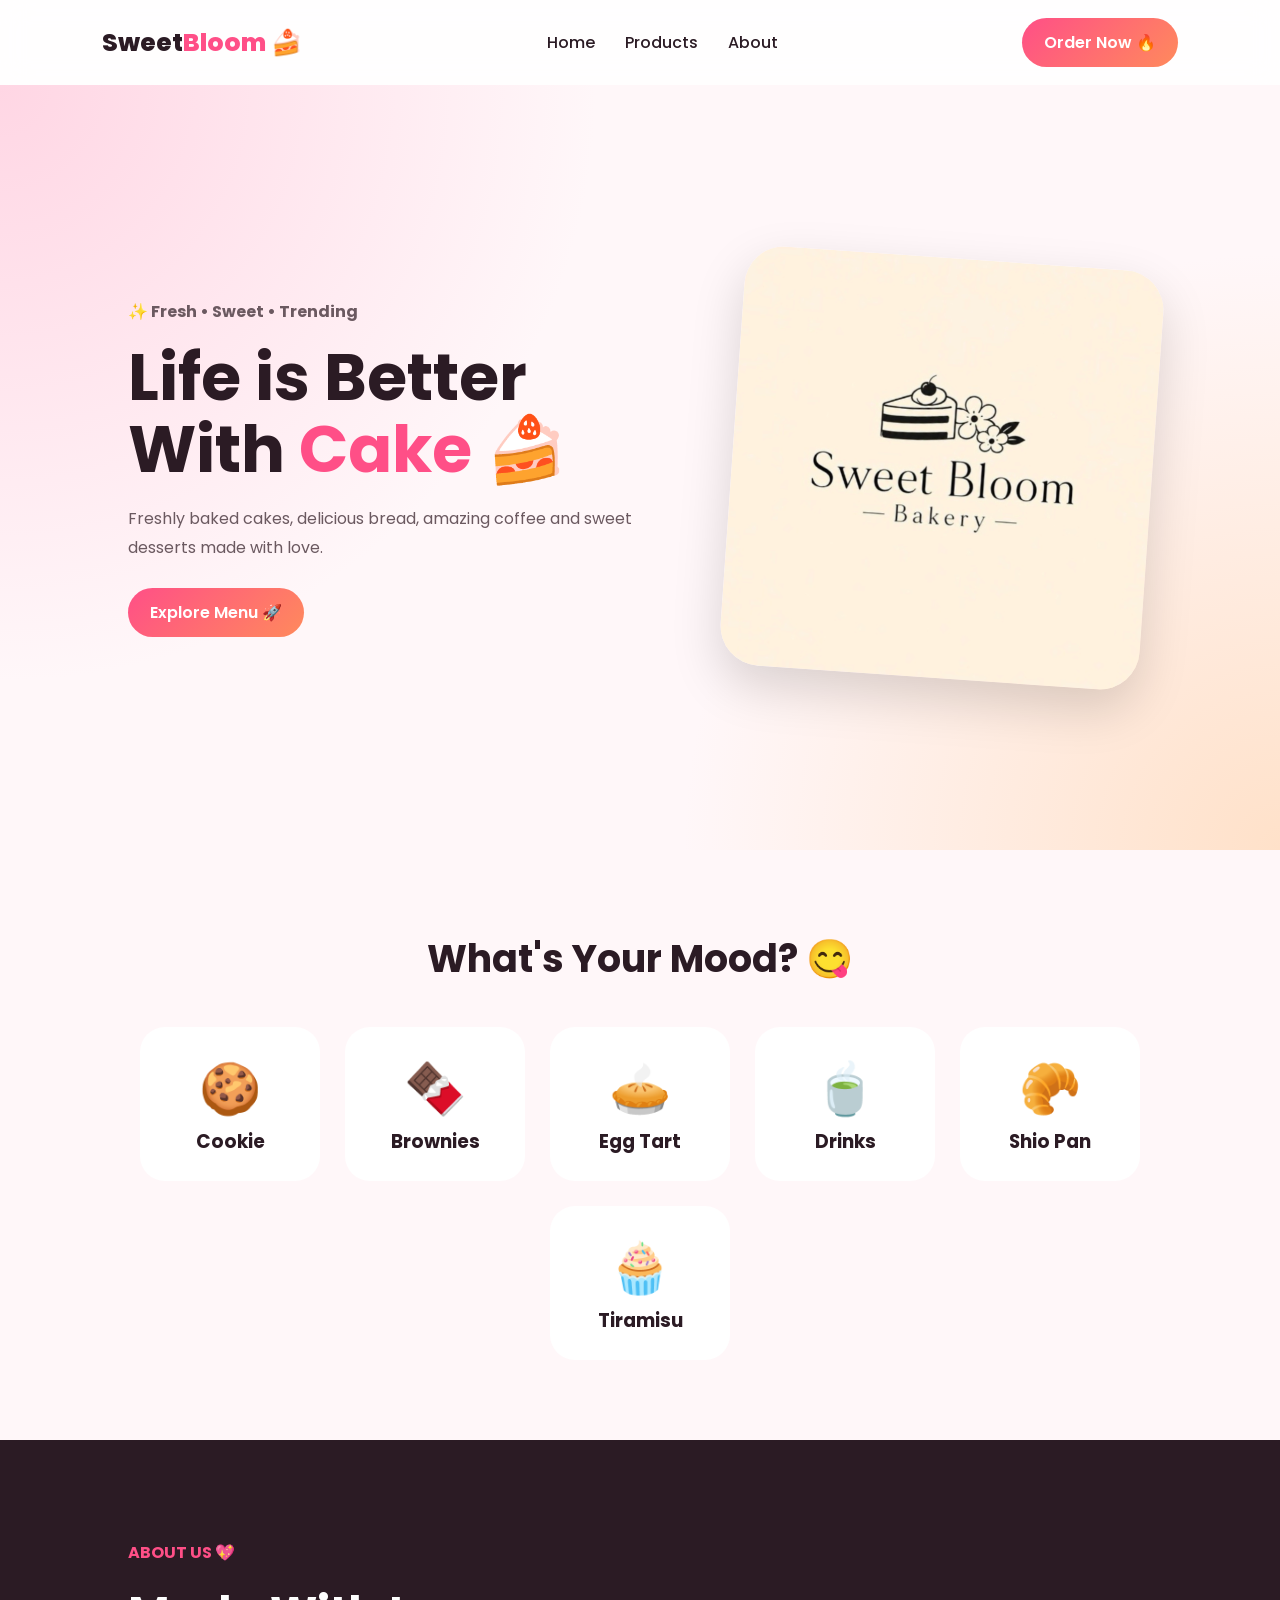
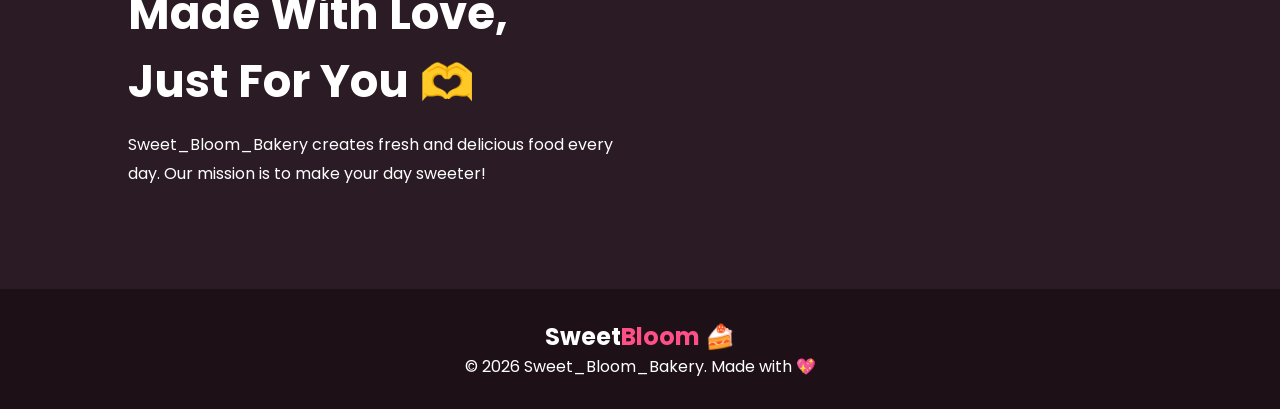
<file: index.html>
<!DOCTYPE html>
<html lang="en">
<head>
    <meta charset="UTF-8">
    <meta name="viewport" content="width=device-width, initial-scale=1.0">
    <title>Sweet_Bloom_Bakery</title>
    <link rel="stylesheet" href="style.css">
</head>

<body>

<nav aria-label="Main navigation">
    <div class="logo">Sweet<span>Bloom</span> 🍰</div>

    <div class="nav-links">
        <a href="index.html">Home</a>
        <a href="product.html">Products</a>
        <a href="#about">About</a>
    </div>

    <a href="product.html" class="btn">Order Now 🔥</a>
</nav>


<section class="hero">

    <div class="hero-text">
        <p class="tag">✨ Fresh • Sweet • Trending</p>

        <h1>Life is Better<br>With <span>Cake 🍰</span></h1>

        <p>
            Freshly baked cakes, delicious bread,
            amazing coffee and sweet desserts made with love.
        </p>

        <br>

        <a href="product.html" class="btn">
            Explore Menu 🚀
        </a>
    </div>


    <div class="hero-image">
        <img src="images/Logo.jpg" alt="Freshly baked chocolate cake">
    </div>

</section>


<section class="categories">

    <h2>What's Your Mood? 😋</h2>

    <div class="category-box">

        <a href="product.html#cookies" class="category">
            <div>🍪</div>
            <h3>Cookie</h3>
        </a>

        <a href="product.html#brownies" class="category">
            <div>🍫</div>
            <h3>Brownies</h3>
        </a>

        <a href="product.html#egg-tart" class="category">
            <div>🥧</div>
            <h3>Egg Tart</h3>
        </a>

        <a href="product.html#drinks" class="category">
            <div>🍵</div>
            <h3>Drinks</h3>
        </a>

        <a href="product.html#shio-pan" class="category">
            <div>🥐</div>
            <h3>Shio Pan</h3>
        </a>

        <a href="product.html#classic-tiramisu" class="category">
            <div>🧁</div>
            <h3>Tiramisu</h3>
        </a>

    </div>

</section>


<section class="about" id="about">

    <div>
        <p class="tag">ABOUT US 💖</p>

        <h2>Made With Love,<br>Just For You 🫶</h2>

        <p>
            Sweet_Bloom_Bakery creates fresh and delicious food
            every day. Our mission is to make your day sweeter!
        </p>
    </div>

</section>


<footer>
    <h2>Sweet<span>Bloom</span> 🍰</h2>
    <p>© 2026 Sweet_Bloom_Bakery. Made with 💖</p>
</footer>

</body>
</html>
</file>
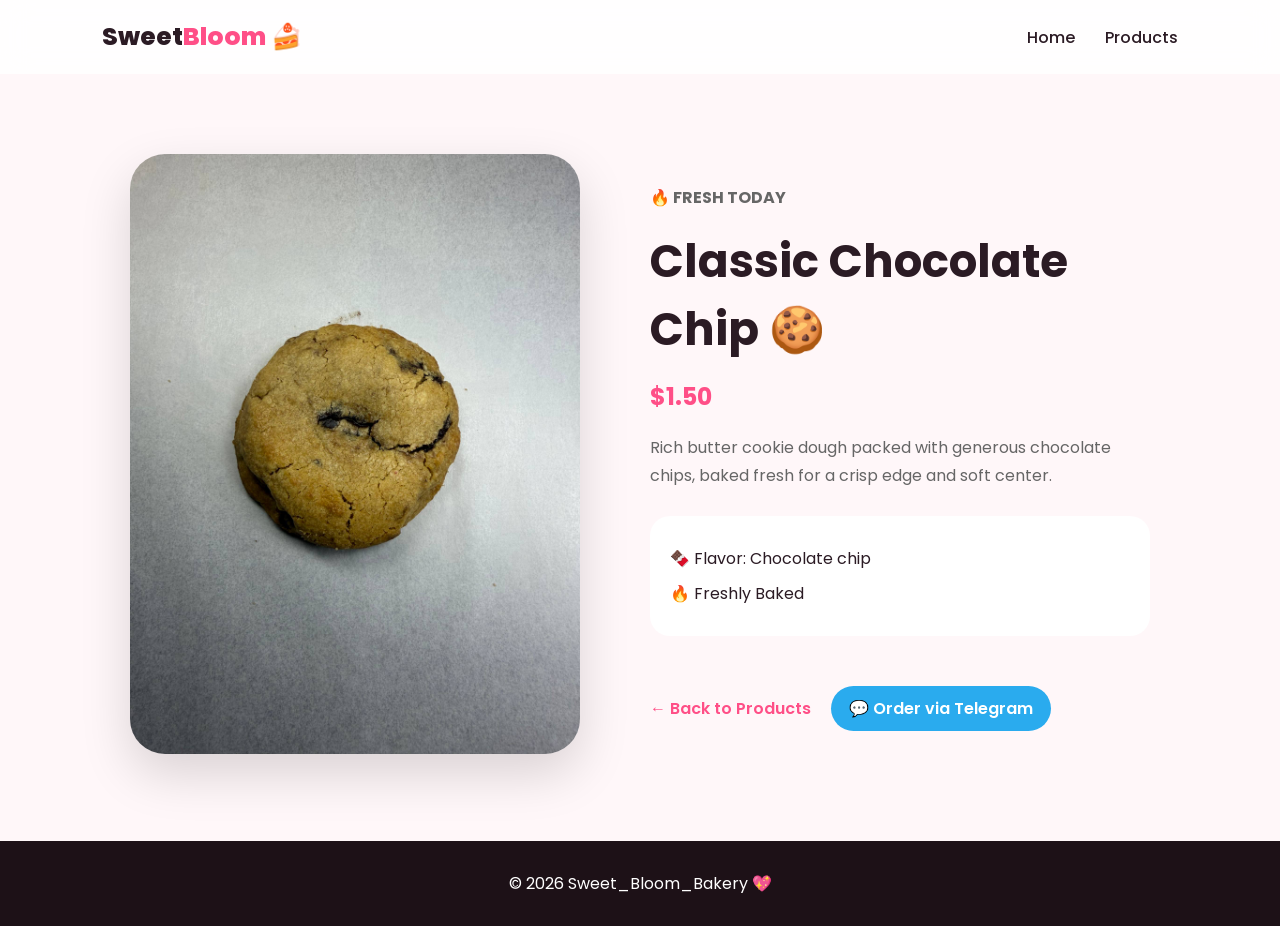
<file: detail.html>
<!DOCTYPE html>
<html lang="en">
<head>
    <meta charset="UTF-8">
    <meta name="viewport" content="width=device-width, initial-scale=1.0">

    <title>Product Detail | SweetBloom</title>

    <link rel="stylesheet" href="style.css">
    <script src="detail.js" defer></script>
</head>

<body>

<nav aria-label="Main navigation">

    <div class="logo">
        Sweet<span>Bloom</span> 🍰
    </div>

    <div class="nav-links">
        <a href="index.html">Home</a>
        <a href="product.html">Products</a>
    </div>

</nav>


<section class="detail-page">

    <div class="detail-image">
        <img id="detail-image" src="images/Classic Chocolateship.JPG" alt="Classic chocolate chip cookie">
    </div>


    <div class="detail-info">

        <p class="tag" id="detail-tag">🔥 FRESH TODAY</p>

        <h1 id="detail-name">Classic Chocolate Chip 🍪</h1>

        <h2 id="detail-price">$1.50</h2>

        <p id="detail-description">
            Rich butter cookie dough packed with generous chocolate chips,
            baked fresh for a crisp edge and soft center.
        </p>


        <div class="detail-box">

            <p id="detail-flavor">🍫 Flavor: Chocolate</p>

            <p>🔥 Freshly Baked</p>

        </div>

        <section class="drink-options" id="drink-options" hidden aria-labelledby="drink-options-title">
            <h2 id="drink-options-title">Drink Options</h2>

            <div class="option-group">
                <h3>🍬 Sugar Level</h3>
                <p>100%<br>70%<br>50%<br>20%<br>0%</p>
            </div>

            <div class="option-group">
                <h3>🧊 Ice Options</h3>
                <p>Ice Inside<br>Ice Separate</p>
            </div>

            <div class="option-group" id="milk-options" hidden>
                <h3>🥛 Milk Options</h3>
                <p>Fresh Milk (0$)<br>Oat Milk <span>(+$0.30)</span></p>
            </div>

            <div class="option-group" id="matcha-options" hidden>
                <h3>🍵 Matcha Grade</h3>
                <p>Premium Grade (0$)<br>Ceremonial Grade <span>(+$0.50)</span></p>
            </div>
        </section>


        <a href="product.html" class="back">
            ← Back to Products
        </a>

        <a class="telegram-btn" href="https://t.me/kim_mengh" target="_blank" rel="noopener noreferrer">
            💬 Order via Telegram
        </a>

    </div>

</section>


<footer>
    <p>© 2026 Sweet_Bloom_Bakery 💖</p>
</footer>

</body>
</html>
</file>
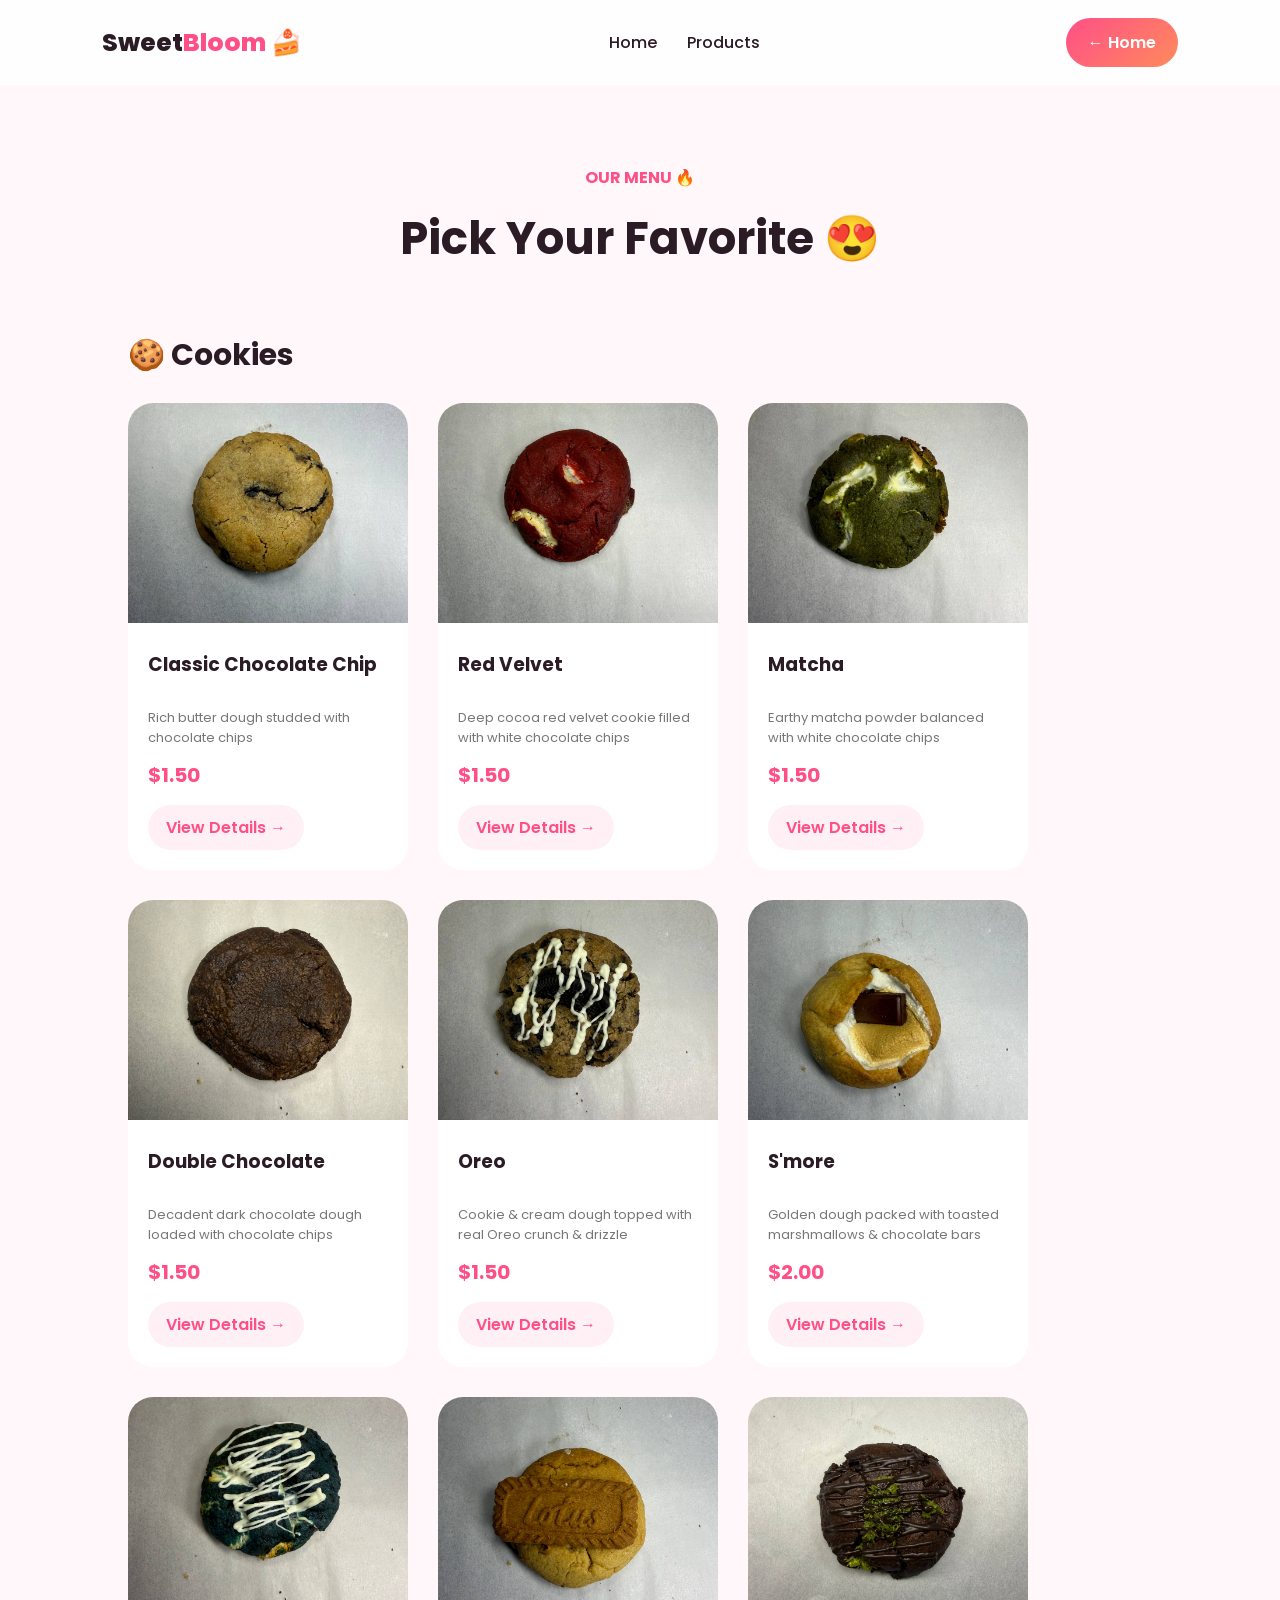
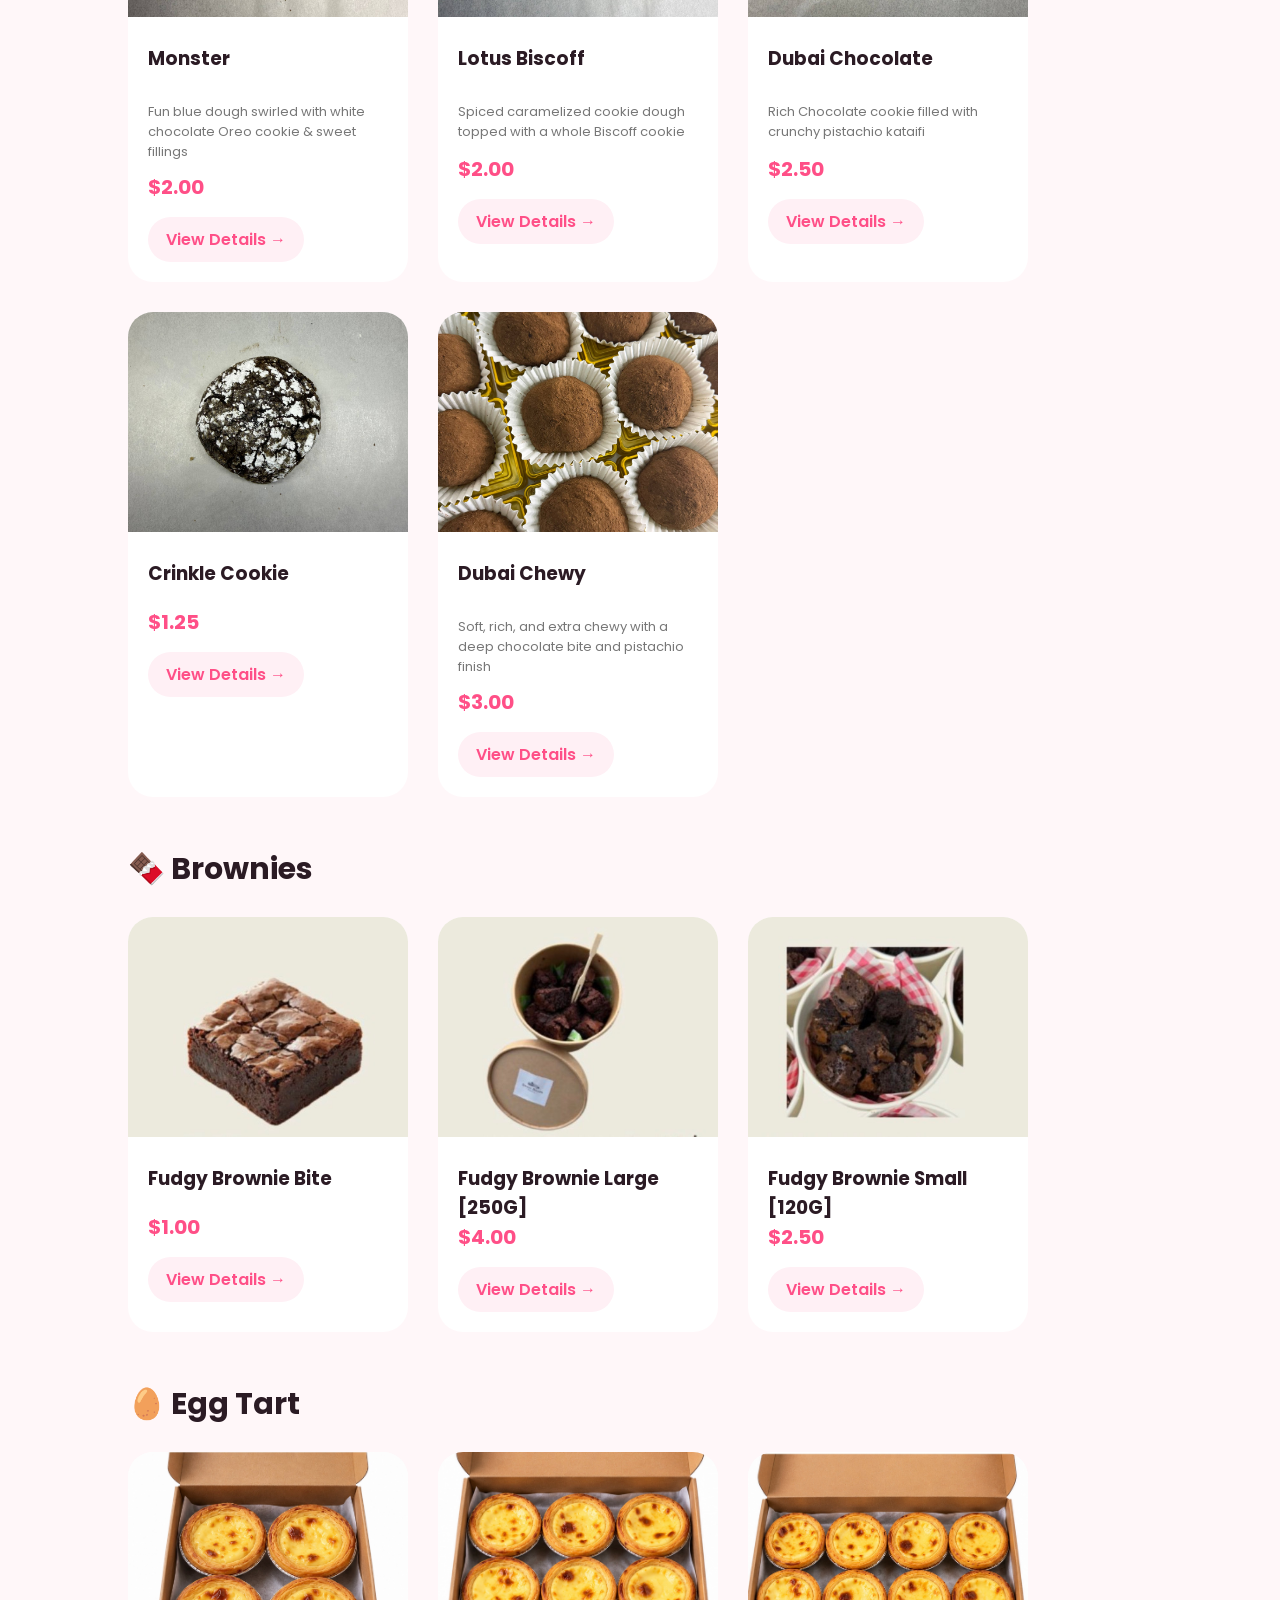
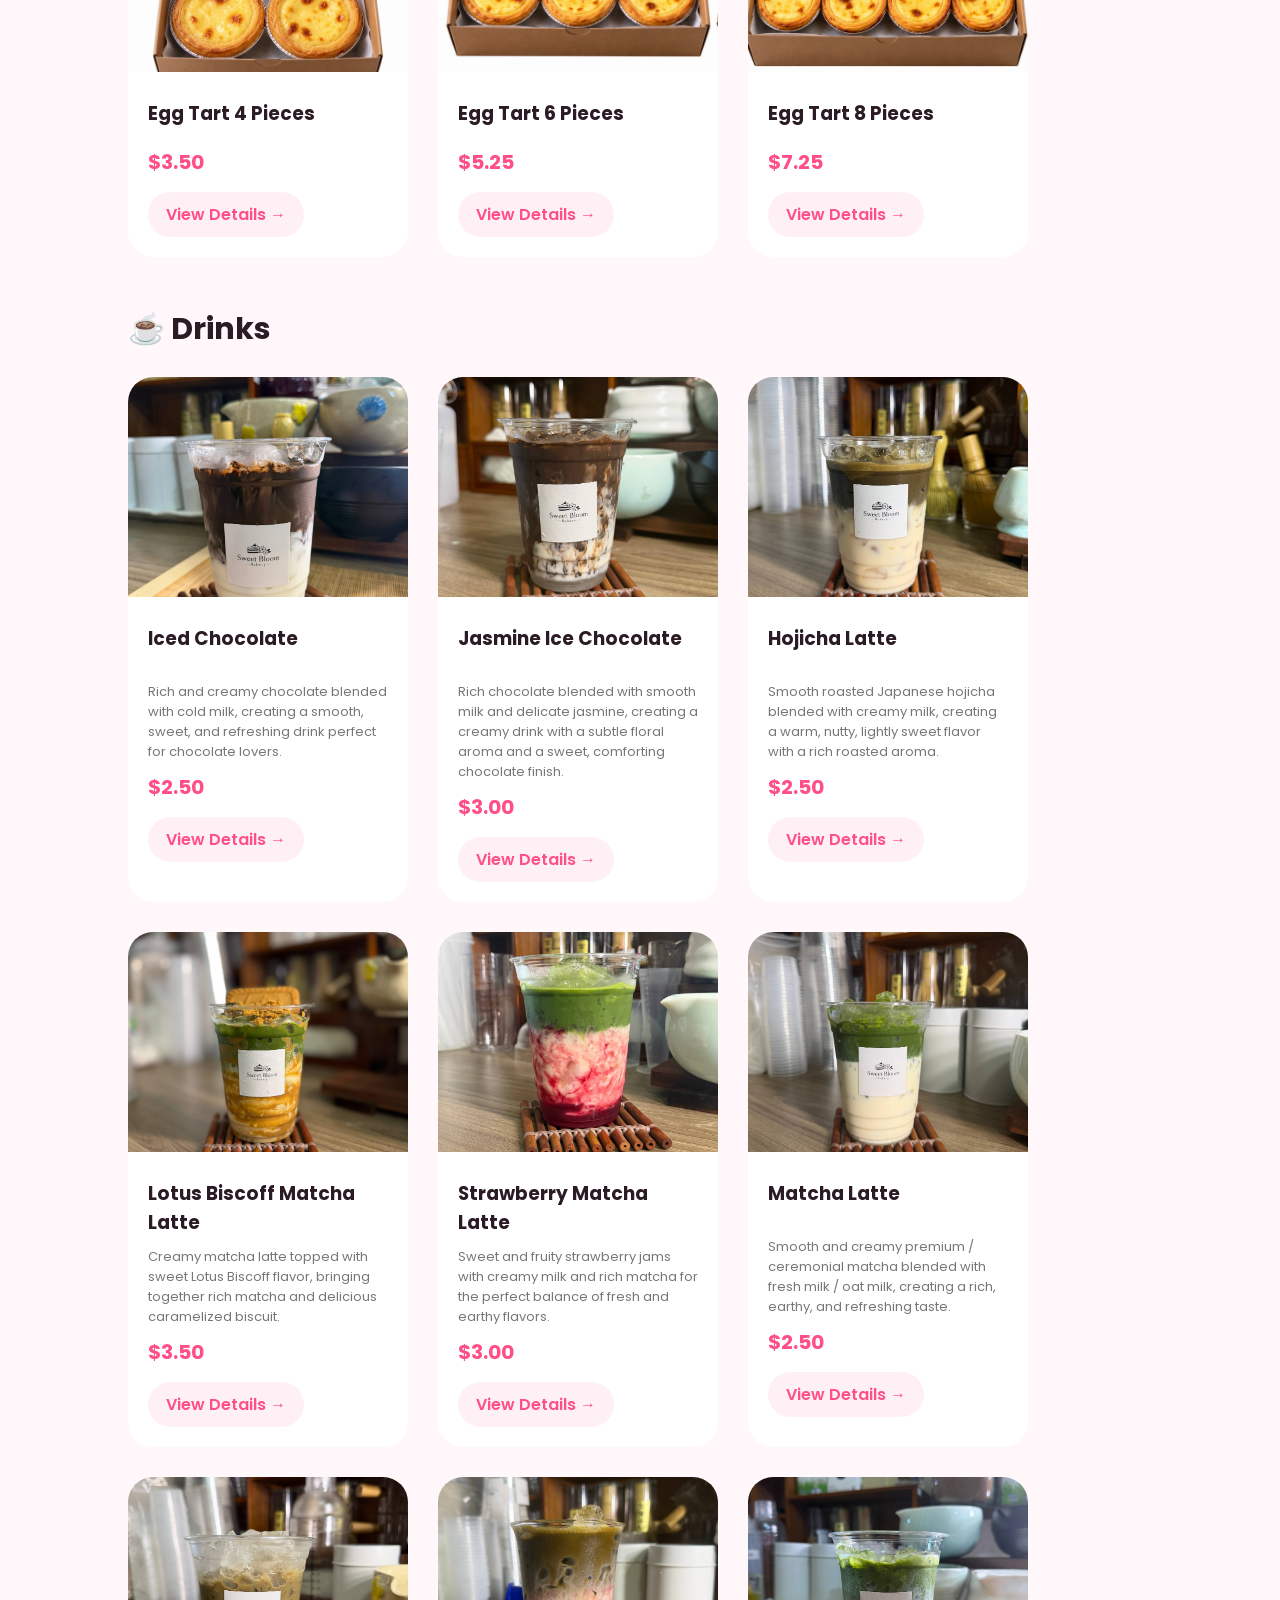
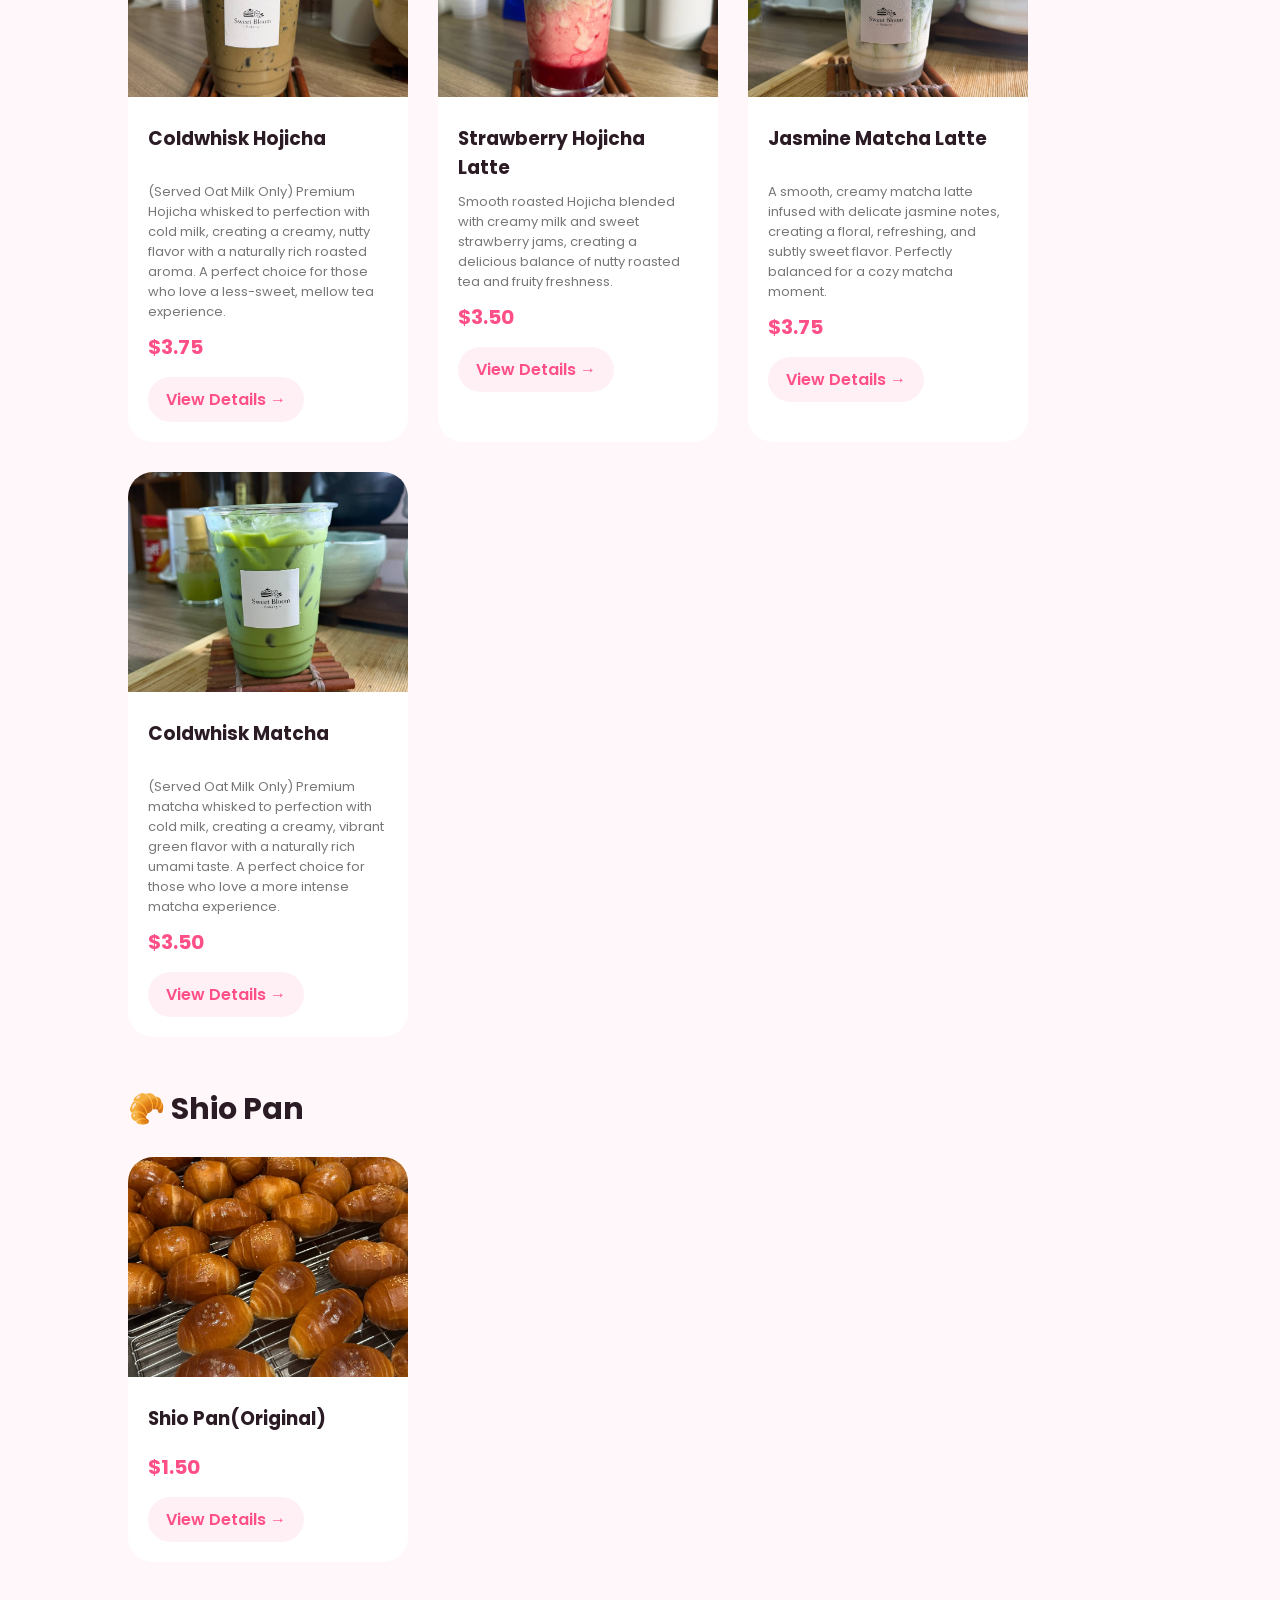
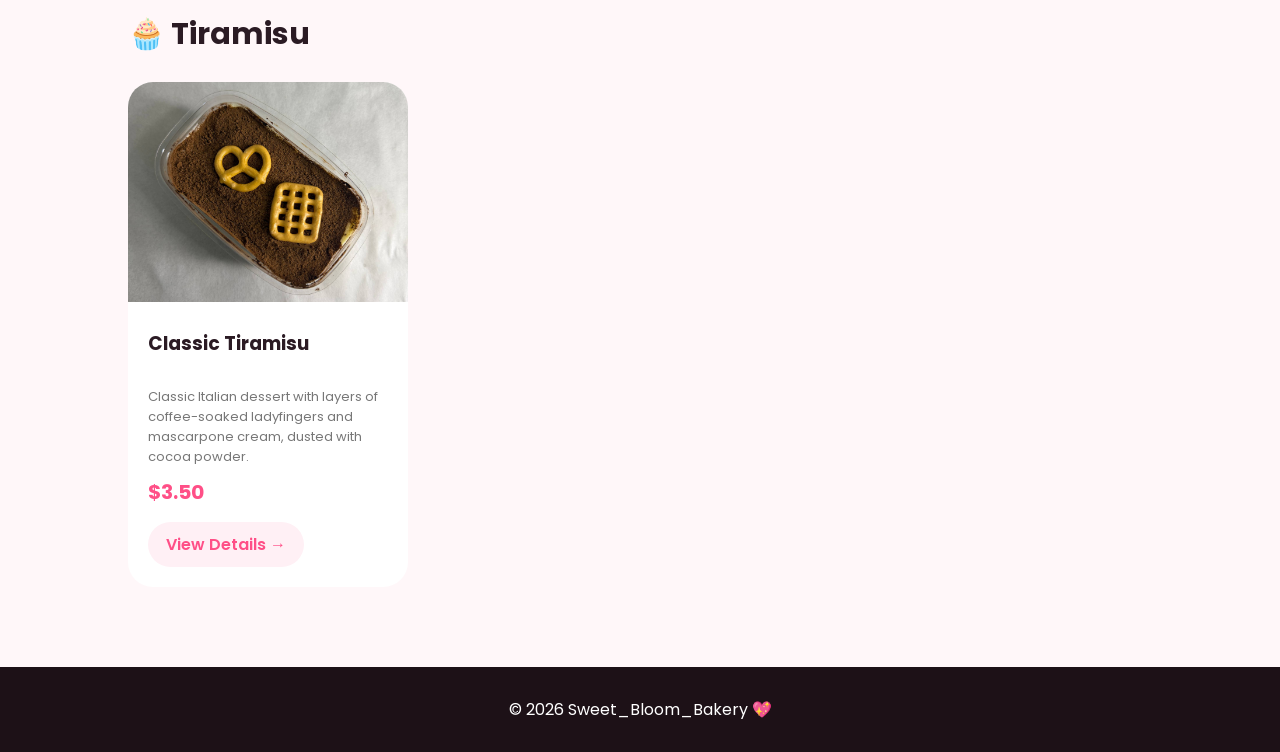
<file: product.html>
<!DOCTYPE html>
<html lang="en">
<head>
    <meta charset="UTF-8">
    <meta name="viewport" content="width=device-width, initial-scale=1.0">
    <title>Products | SweetBloom Bakery</title>
    <link rel="stylesheet" href="style.css">
</head>

<body>

<nav aria-label="Main navigation">
    <div class="logo">Sweet<span>Bloom</span> 🍰</div>

    <div class="nav-links">
        <a href="index.html">Home</a>
        <a href="product.html">Products</a>
    </div>

    <a href="index.html" class="btn">← Home</a>
</nav>


<section class="products-page">

    <div class="page-title">
        <p class="tag">OUR MENU 🔥</p>
        <h1>Pick Your Favorite 😍</h1>
    </div>


    <!-- Cookies -->

    <h2 id="cookies">🍪 Cookies</h2>

    <div class="products">

        <div class="product-card">

            <img src="images/Classic Chocolateship.JPG" alt="Classic chocolate chip cookie">

            <div class="product-info">
                <h3>Classic Chocolate Chip</h3>
                <p>Rich butter dough studded with chocolate chips</p>
                <h4>$1.50</h4>

                <a href="detail.html?product=classic-chocolate-chip" class="detail-btn">
                    View Details →
                </a>
            </div>

        </div>


        <div class="product-card">

            <img src="images/red  valvet.JPG" alt="Red velvet cookie">

            <div class="product-info">
                <h3>Red Velvet</h3>
                <p>Deep cocoa red velvet cookie filled with white chocolate chips</p>
                <h4>$1.50</h4>

                <a href="detail.html?product=red-velvet" class="detail-btn">
                    View Details →
                </a>
            </div>

        </div>

        <div class="product-card">

            <img src="images/matcha.JPG" alt="Matcha cookie">

            <div class="product-info">
                <h3>Matcha</h3>
                <p>Earthy matcha powder balanced with white chocolate chips</p>
                <h4>$1.50</h4>

                <a href="detail.html?product=matcha" class="detail-btn">
                    View Details →
                </a>
            </div>

        </div>

        <div class="product-card">

            <img src="images/double chocolate.JPG" alt="Double chocolate cookie">

            <div class="product-info">
                <h3>Double Chocolate</h3>
                <p>Decadent dark chocolate dough loaded with chocolate chips</p>
                <h4>$1.50</h4>

                <a href="detail.html?product=double-chocolate" class="detail-btn">
                    View Details →
                </a>
            </div>

        </div>

         <div class="product-card">

            <img src="images/oreo.JPG" alt="Oreo cookie">

            <div class="product-info">
                <h3>Oreo</h3>
                <p>Cookie &amp; cream dough topped with real Oreo crunch &amp; drizzle</p>
                <h4>$1.50</h4>

                <a href="detail.html?product=oreo" class="detail-btn">
                    View Details →
                </a>
            </div>

        </div>

         <div class="product-card">

            <img src="images/s'more.JPG" alt="S'more cookie">

            <div class="product-info">
                <h3>S'more</h3>
                <p>Golden dough packed with toasted marshmallows &amp; chocolate bars</p>
                <h4>$2.00</h4>

                <a href="detail.html?product=smore" class="detail-btn">
                    View Details →
                </a>
            </div>

        </div>

         <div class="product-card">

            <img src="images/monster.JPG" alt="Monster cookie">

            <div class="product-info">
                <h3>Monster</h3>
                <p>Fun blue dough swirled with white chocolate Oreo cookie &amp; sweet fillings</p>
                <h4>$2.00</h4>

                <a href="detail.html?product=monster" class="detail-btn">
                    View Details →
                </a>
            </div>

        </div>

         <div class="product-card">

            <img src="images/lotus biscoff.JPG" alt="Lotus Biscoff cookie">

            <div class="product-info">
                <h3>Lotus Biscoff</h3>
                <p>Spiced caramelized cookie dough topped with a whole Biscoff cookie</p>
                <h4>$2.00</h4>

                <a href="detail.html?product=lotus-biscoff" class="detail-btn">
                    View Details →
                </a>
            </div>

        </div>

         <div class="product-card">

            <img src="images/dubai chocolate.JPG" alt="Dubai chocolate cookie">

            <div class="product-info">
                <h3>Dubai Chocolate</h3>
                <p>Rich Chocolate cookie filled with crunchy pistachio kataifi</p>
                <h4>$2.50</h4>

                <a href="detail.html?product=dubai-chocolate" class="detail-btn">
                    View Details →
                </a>
            </div>

        </div>

        <div class="product-card">

            <img src="images/crinkle cookie.JPG" alt="Crinkle cookie">

            <div class="product-info">
                <h3>Crinkle Cookie</h3>
                <h4>$1.25</h4>

                <a href="detail.html?product=crinkle-cookie" class="detail-btn">
                    View Details →
                </a>
            </div>

        </div>

        <div class="product-card">

            <img src="images/Dubai chewy.JPG" alt="Dubai Chewy Cookie">

            <div class="product-info">
                <h3>Dubai Chewy</h3>
                <p>Soft, rich, and extra chewy with a deep chocolate bite and pistachio finish</p>
                <h4>$3.00</h4>

                <a href="detail.html?product=dubai-chewy" class="detail-btn">
                    View Details →
                </a>
            </div>

        </div>

    </div>


    <!-- Brownies -->

    <h2 id="brownies">🍫 Brownies</h2>

    <div class="products">

        <div class="product-card">

            <img src="images/Fudgy_brownie Bite.jpg" alt="Fudgy brownie bite">

            <div class="product-info">
                <h3>Fudgy Brownie Bite</h3>
                <h4>$1.00</h4>

                <a href="detail.html?product=fudgy-brownie-bite" class="detail-btn">
                    View Details →
                </a>
            </div>

        </div>

        <div class="product-card">

            <img src="images/Fudgy Brownie Large.jpg" alt="Large fudgy brownie">

            <div class="product-info">
                <h3>Fudgy Brownie Large [250G]</h3>
                <h4>$4.00</h4>

                <a href="detail.html?product=fudgy-brownie-large" class="detail-btn">
                    View Details →
                </a>
            </div>

        </div>

        <div class="product-card">

            <img src="images/Fudgy Brownie Small.jpg" alt="Small fudgy brownie">

            <div class="product-info">
                <h3>Fudgy Brownie Small [120G]</h3>
                <h4>$2.50</h4>

                <a href="detail.html?product=fudgy-brownie-small" class="detail-btn">
                    View Details →
                </a>
            </div>

        </div>

    </div>

    <!-- Egg Tart -->

    <h2 id="egg-tart">🥚 Egg Tart</h2>

    <div class="products">

        <div class="product-card">

            <img src="images/ET_4pcs.jpg" alt="Egg tart, 4 pieces">

            <div class="product-info">
                <h3>Egg Tart 4 Pieces</h3>
                <h4>$3.50</h4>
        
                <a href="detail.html?product=egg-tart-4" class="detail-btn">
                    View Details →
                </a>
            </div>

        </div>

        <div class="product-card">

            <img src="images/ET_6pcs.jpg" alt="Egg tart, 6 pieces">

            <div class="product-info">
                <h3>Egg Tart 6 Pieces</h3>
                <h4>$5.25</h4>
        
                <a href="detail.html?product=egg-tart-6" class="detail-btn">
                    View Details →
                </a>
            </div>

        </div>

        <div class="product-card">

            <img src="images/ET_8pcs.jpg" alt="Egg tart, 8 pieces">

            <div class="product-info">
                <h3>Egg Tart 8 Pieces</h3>
                <h4>$7.25</h4>
        
                <a href="detail.html?product=egg-tart-8" class="detail-btn">
                    View Details →
                </a>
            </div>

        </div>
        
    </div>

    
    <!-- Drinks -->

    <h2 id="drinks">☕ Drinks</h2>

    <div class="products">

        <div class="product-card">

            <img src="images/Ice Chocolate.JPG" alt="Iced chocolate drink">

            <div class="product-info">
                <h3>Iced Chocolate</h3>
                <p>Rich and creamy chocolate blended with cold milk, creating a smooth, sweet, and refreshing drink perfect for chocolate lovers.</p>
                <h4>$2.50</h4>

                <a href="detail.html?product=iced-chocolate" class="detail-btn">
                    View Details →
                </a>
            </div>

        </div>

        <div class="product-card">

            <img src="images/Jasmine Ice Chocolate.JPG" alt="Jasmine iced chocolate drink">

            <div class="product-info">
                <h3>Jasmine Ice Chocolate</h3>
                <p>Rich chocolate blended with smooth milk and delicate jasmine, creating a creamy drink with a subtle floral aroma and a sweet, comforting chocolate finish.</p>
                <h4>$3.00</h4>

                <a href="detail.html?product=jasmine-iced-chocolate" class="detail-btn">
                    View Details →
                </a>
            </div>

        </div>

        <div class="product-card">

            <img src="images/Hojicha.JPG" alt="Hojicha drink">

            <div class="product-info">
                <h3>Hojicha Latte</h3>
                <p>Smooth roasted Japanese hojicha blended with creamy milk, creating a warm, nutty, lightly sweet flavor with a rich roasted aroma.</p>
                <h4>$2.50</h4>

                <a href="detail.html?product=hojicha" class="detail-btn">
                    View Details →
                </a>
            </div>

        </div>

        <div class="product-card">

            <img src="images/Lotus biscoff matcha latte.JPG" alt="Lotus Biscoff matcha latte">

            <div class="product-info">
                <h3>Lotus Biscoff Matcha Latte</h3>
                <p>Creamy matcha latte topped with sweet Lotus Biscoff flavor, bringing together rich matcha and delicious caramelized biscuit.</p>
                <h4>$3.50</h4>

                <a href="detail.html?product=lotus-biscoff-matcha-latte" class="detail-btn">
                    View Details →
                </a>
            </div>

        </div>

        <div class="product-card">

            <img src="images/Strawberry matcha latte.JPG" alt="Strawberry matcha latte">

            <div class="product-info">
                <h3>Strawberry Matcha Latte</h3>
                <p>Sweet and fruity strawberry jams with creamy milk and rich matcha for the perfect balance of fresh and earthy flavors.</p>
                <h4>$3.00</h4>

                <a href="detail.html?product=strawberry-matcha-latte" class="detail-btn">
                    View Details →
                </a>
            </div>

        </div>

        <div class="product-card">

            <img src="images/Matcha latte.JPG" alt="Matcha latte">

            <div class="product-info">
                <h3>Matcha Latte</h3>
                <p>Smooth and creamy premium / ceremonial matcha blended with fresh milk / oat milk, creating a rich, earthy, and refreshing taste.</p>
                <h4>$2.50</h4> 

                <a href="detail.html?product=matcha-latte" class="detail-btn">
                    View Details →
                </a>
            </div>

        </div>

        <div class="product-card">

            <img src="images/coldwhisk hojicha.JPG" alt="Coldwhisk Hojicha">

            <div class="product-info">
                <h3>Coldwhisk Hojicha</h3>
                <p>(Served Oat Milk Only) Premium Hojicha whisked to perfection with cold milk, creating a creamy, nutty flavor with a naturally rich roasted aroma. A perfect choice for those who love a less-sweet, mellow tea experience.</p>
                <h4>$3.75</h4> 

                <a href="detail.html?product=coldwhisk-hojicha" class="detail-btn">
                    View Details →
                </a>
            </div>

        </div>

        <div class="product-card">

            <img src="images/Stawberry Hojicha latte.JPG" alt="Strawberry Hojicha latte">

            <div class="product-info">
                <h3>Strawberry Hojicha Latte</h3>
                <p>Smooth roasted Hojicha blended with creamy milk and sweet strawberry jams, creating a delicious balance of nutty roasted tea and fruity freshness.</p>
                <h4>$3.50</h4> 

                <a href="detail.html?product=strawberry-hojicha-latte" class="detail-btn">
                    View Details →
                </a>
            </div>

        </div>

        <div class="product-card">

            <img src="images/jasmine matcha latte.JPG" alt="Jasmine Matcha Latte">

            <div class="product-info">
                <h3>Jasmine Matcha Latte</h3>
                <p>A smooth, creamy matcha latte infused with delicate jasmine notes, creating a floral, refreshing, and subtly sweet flavor. Perfectly balanced for a cozy matcha moment.</p>
                <h4>$3.75</h4> 

                <a href="detail.html?product=jasmine-matcha-latte" class="detail-btn">
                    View Details →
                </a>
            </div>

        </div>

         <div class="product-card">

            <img src="images/coldwhisk matcha.JPG" alt="Coldwhisk Matcha">

            <div class="product-info">
                <h3>Coldwhisk Matcha</h3>
                <p>(Served Oat Milk Only) Premium matcha whisked to perfection with cold milk, creating a creamy, vibrant green flavor with a naturally rich umami taste. A perfect choice for those who love a more intense matcha experience.</p>
                <h4>$3.50</h4> 

                <a href="detail.html?product=coldwhisk-matcha" class="detail-btn">
                    View Details →
                </a>
            </div>

        </div>

    </div>

    <!--- Shio Pan -->

    <h2 id="shio-pan">🥐 Shio Pan</h2>

    <div class="products">

        <div class="product-card">

            <img src="images/Shio pan(origenal).jpg" alt="Shio Pan (Original)">

            <div class="product-info">
                <h3>Shio Pan(Original)</h3>
                <h4>$1.50</h4>

                <a href="detail.html?product=shio-pan" class="detail-btn">
                    View Details →
                </a>

            </div>

        </div>

    </div>

    <!--- Tiramisu -->
    <h2 id="classic-tiramisu">🧁 Tiramisu</h2>
    <div class="products">

        <div class="product-card">

            <img src="images/Classic Tiramisu.jpeg" alt="Classic Tiramisu">

            <div class="product-info">
                <h3>Classic Tiramisu</h3>
                <p>Classic Italian dessert with layers of coffee-soaked ladyfingers and mascarpone cream, dusted with cocoa powder.</p>
                <h4>$3.50</h4>

                <a href="detail.html?product=classic-tiramisu" class="detail-btn">
                    View Details →
                </a>

            </div>

        </div>

</section>

<footer>
    <p>© 2026 Sweet_Bloom_Bakery 💖</p>
</footer>
</body>
</html>
</file>
<file: style.css>
@import url('https://fonts.googleapis.com/css2?family=Poppins:wght@400;500;600;700;800&display=swap');

* {
    margin: 0;
    padding: 0;
    box-sizing: border-box;
}

html {
    scroll-behavior: smooth;
}

body {
    font-family: 'Poppins', sans-serif;
    background: #fff7f9;
    color: #2b1b24;
}

/* ================= NAVBAR ================= */

nav {
    padding: 18px 8%;
    display: flex;
    justify-content: space-between;
    align-items: center;

    background: rgba(255, 255, 255, 0.85);
    backdrop-filter: blur(15px);

    position: sticky;
    top: 0;
    z-index: 100;
}

.logo {
    font-size: 25px;
    font-weight: 800;
}

.logo span,
footer span {
    color: #ff4f87;
}

.nav-links {
    display: flex;
    gap: 30px;
}

.nav-links a {
    text-decoration: none;
    color: #2b1b24;
    font-weight: 500;
}

.nav-links a:hover {
    color: #ff4f87;
}

/* BUTTON */

.btn {
    display: inline-block;

    padding: 12px 22px;

    border-radius: 50px;

    background: linear-gradient(135deg, #ff4f87, #ff8a5c);

    color: white;

    text-decoration: none;

    border: none;

    font-weight: 600;

    cursor: pointer;

    transition: 0.3s;
}

.btn:hover {
    transform: scale(1.05);
}

.btn:focus-visible,
.detail-btn:focus-visible,
.back:focus-visible {
    outline: 3px solid #2b1b24;
    outline-offset: 3px;
}

/* ================= HERO ================= */

.hero {
    min-height: 85vh;

    padding: 70px 10%;

    display: flex;

    align-items: center;

    justify-content: space-between;

    gap: 50px;

    background:
        radial-gradient(circle at top left, #ffd6e4, transparent 40%),
        radial-gradient(circle at bottom right, #ffe1c9, transparent 40%);
}

.hero-text {
    max-width: 550px;
}

.tag {
    color: #ff4f87;
    font-weight: 700;
    margin-bottom: 15px;
}

.hero h1 {
    font-size: 65px;
    line-height: 1.1;
    margin-bottom: 20px;
}

.hero h1 span {
    color: #ff4f87;
}

.hero-text p {
    line-height: 1.8;
    color: #6b5960;
}

.hero-image {
    width: 420px;
    height: 420px;
}

.hero-image img {
    width: 100%;
    height: 100%;

    object-fit: cover;

    border-radius: 40px;

    transform: rotate(4deg);

    box-shadow: 0 20px 50px rgba(0,0,0,0.15);
}

/* ================= CATEGORY ================= */

.categories {
    padding: 80px 10%;
    text-align: center;
}

.categories h2 {
    font-size: 38px;
    margin-bottom: 40px;
}

.category-box {
    display: flex;
    justify-content: center;
    gap: 25px;
    flex-wrap: wrap;
}

.category {
    width: 180px;

    padding: 25px;

    background: white;

    border-radius: 25px;

    text-decoration: none;

    color: #2b1b24;

    transition: 0.3s;
}

.category div {
    font-size: 50px;
}

.category:hover {
    transform: translateY(-10px) rotate(-2deg);

    box-shadow: 0 15px 30px rgba(255,79,135,0.2);
}

/* ================= PRODUCT PAGE ================= */

.products-page {
    padding: 80px 10%;
}

.page-title {
    text-align: center;
    margin-bottom: 60px;
}

.page-title h1 {
    font-size: 45px;
}

.products-page > h2 {
    margin: 50px 0 25px;
    font-size: 30px;
}

.products {
    display: flex;
    flex-wrap: wrap;
    gap: 30px;
}

.product-card {
    width: min(100%, 280px);

    background: white;

    border-radius: 25px;

    overflow: hidden;

    transition: 0.3s;
}

.product-card:hover {
    transform: translateY(-10px);

    box-shadow: 0 20px 40px rgba(0,0,0,0.12);
}

.product-card img {
    width: 100%;
    height: 220px;

    object-fit: cover;
}

.product-info {
    padding: 20px;
}

.product-info p {
    font-size: 13px;
    color: #777;
    margin: 10px 0;
}

.product-info h4 {
    color: #ff4f87;
    font-size: 20px;
    margin-bottom: 15px;
}

.product-info h3 {
    min-height: 48px;
}

.product-info p {
    min-height: 42px;
}

.detail-btn {
    display: inline-block;

    padding: 10px 18px;

    border-radius: 30px;

    background: #fff0f5;

    color: #ff4f87;

    text-decoration: none;

    font-weight: 600;
}

.detail-btn:hover {
    background: #ff4f87;
    color: white;
}

/* ================= DETAIL PAGE ================= */

.detail-page {
    min-height: 80vh;

    padding: 80px 10%;

    display: flex;

    align-items: center;

    justify-content: center;

    gap: 70px;
}

.detail-image {
    width: 450px;
}

.detail-image img {
    width: 100%;

    border-radius: 35px;

    box-shadow: 0 20px 50px rgba(0,0,0,0.15);
}

.detail-info {
    max-width: 500px;
}

.detail-info h1 {
    font-size: 45px;
    margin-bottom: 15px;
}

.detail-info h2 {
    color: #ff4f87;
    margin-bottom: 20px;
}

.detail-info > p {
    line-height: 1.8;
    color: #666;
}

.detail-box {
    background: white;

    padding: 20px;

    border-radius: 20px;

    margin: 25px 0;
}

.detail-box p {
    margin: 10px 0;
}

.drink-options {
    background: #fff0f5;
    border: 1px solid #ffd5e3;
    padding: 20px;
    border-radius: 20px;
    margin: 25px 0;
}

.drink-options h2 {
    color: #ff4f87;
    font-size: 22px;
    margin-bottom: 15px;
}

.option-group {
    padding: 12px 0;
    border-top: 1px solid #ffd5e3;
}

.option-group:first-of-type {
    border-top: 0;
}

.option-group h3 {
    font-size: 15px;
    margin-bottom: 5px;
}

.option-group p {
    color: #6b5960;
    font-size: 14px;
    line-height: 1.9;
}

.option-group span {
    color: #ff4f87;
    font-weight: 600;
}

.back {
    display: inline-block;
    margin-top: 25px;
    text-decoration: none;
    color: #ff4f87;
    font-weight: 600;
}

.telegram-btn {
    display: inline-block;
    margin: 25px 0 0 16px;
    padding: 10px 18px;
    border-radius: 30px;
    background: #2aabee;
    color: white;
    text-decoration: none;
    font-weight: 600;
    transition: 0.3s;
}

.telegram-btn:hover {
    background: #168bd0;
    transform: translateY(-2px);
}

/* ================= ABOUT ================= */

.about {
    padding: 100px 10%;

    background: #2b1b24;

    color: white;
}

.about h2 {
    font-size: 45px;
    margin: 15px 0;
}

.about > div > p:last-child {
    max-width: 500px;
    line-height: 1.8;
}

/* ================= FOOTER ================= */

footer {
    text-align: center;

    padding: 30px;

    background: #1d1117;

    color: white;
}

/* ================= MOBILE ================= */

@media (max-width: 768px) {

    nav {
        padding: 15px 5%;
    }

    .nav-links {
        display: none;
    }

    .hero {
        flex-direction: column;

        text-align: center;

        padding: 60px 7%;
    }

    .hero h1 {
        font-size: 45px;
    }

    .hero-image {
        width: 300px;
        height: 300px;
    }

    .detail-page {
        flex-direction: column;

        padding: 50px 7%;
    }

    .detail-image {
        width: 100%;
    }

    .detail-info h1 {
        font-size: 35px;
    }

    .telegram-btn {
        margin-left: 0;
    }

    .products {
        justify-content: center;
    }
}
</file>
